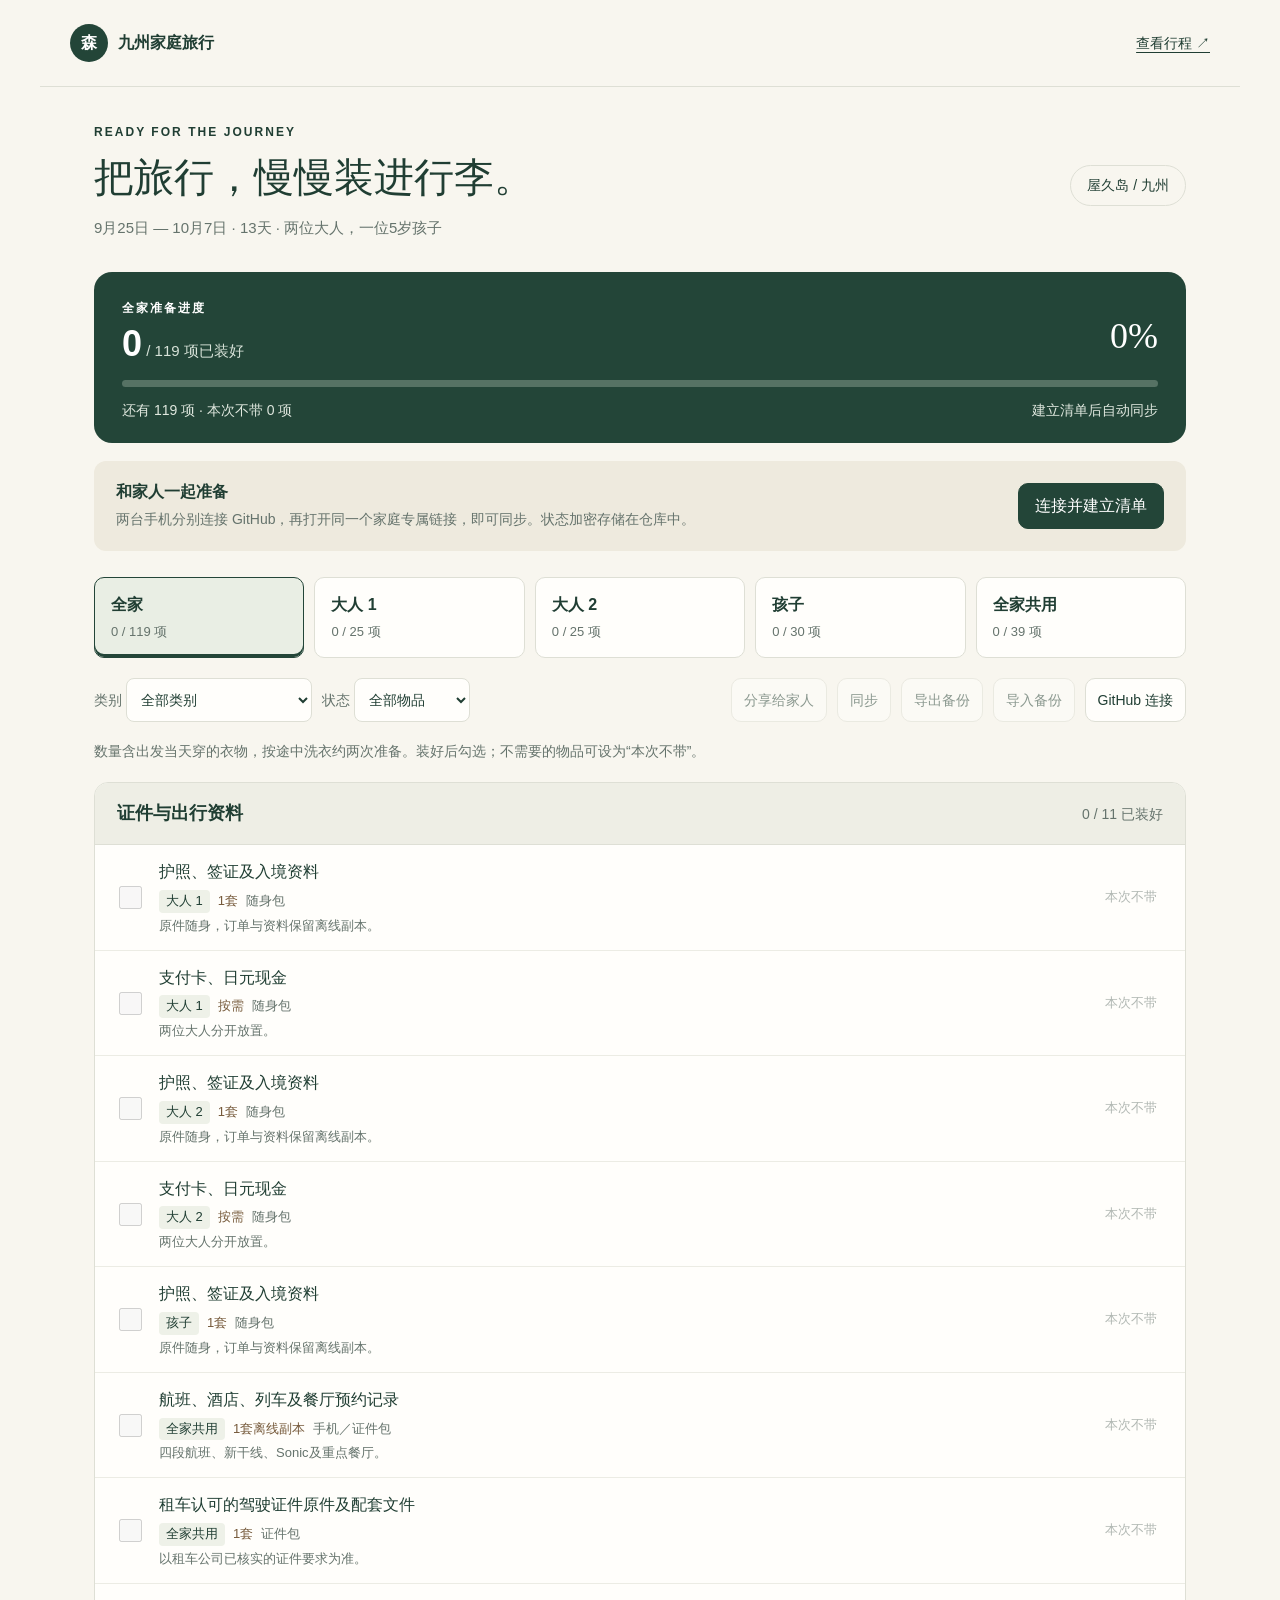
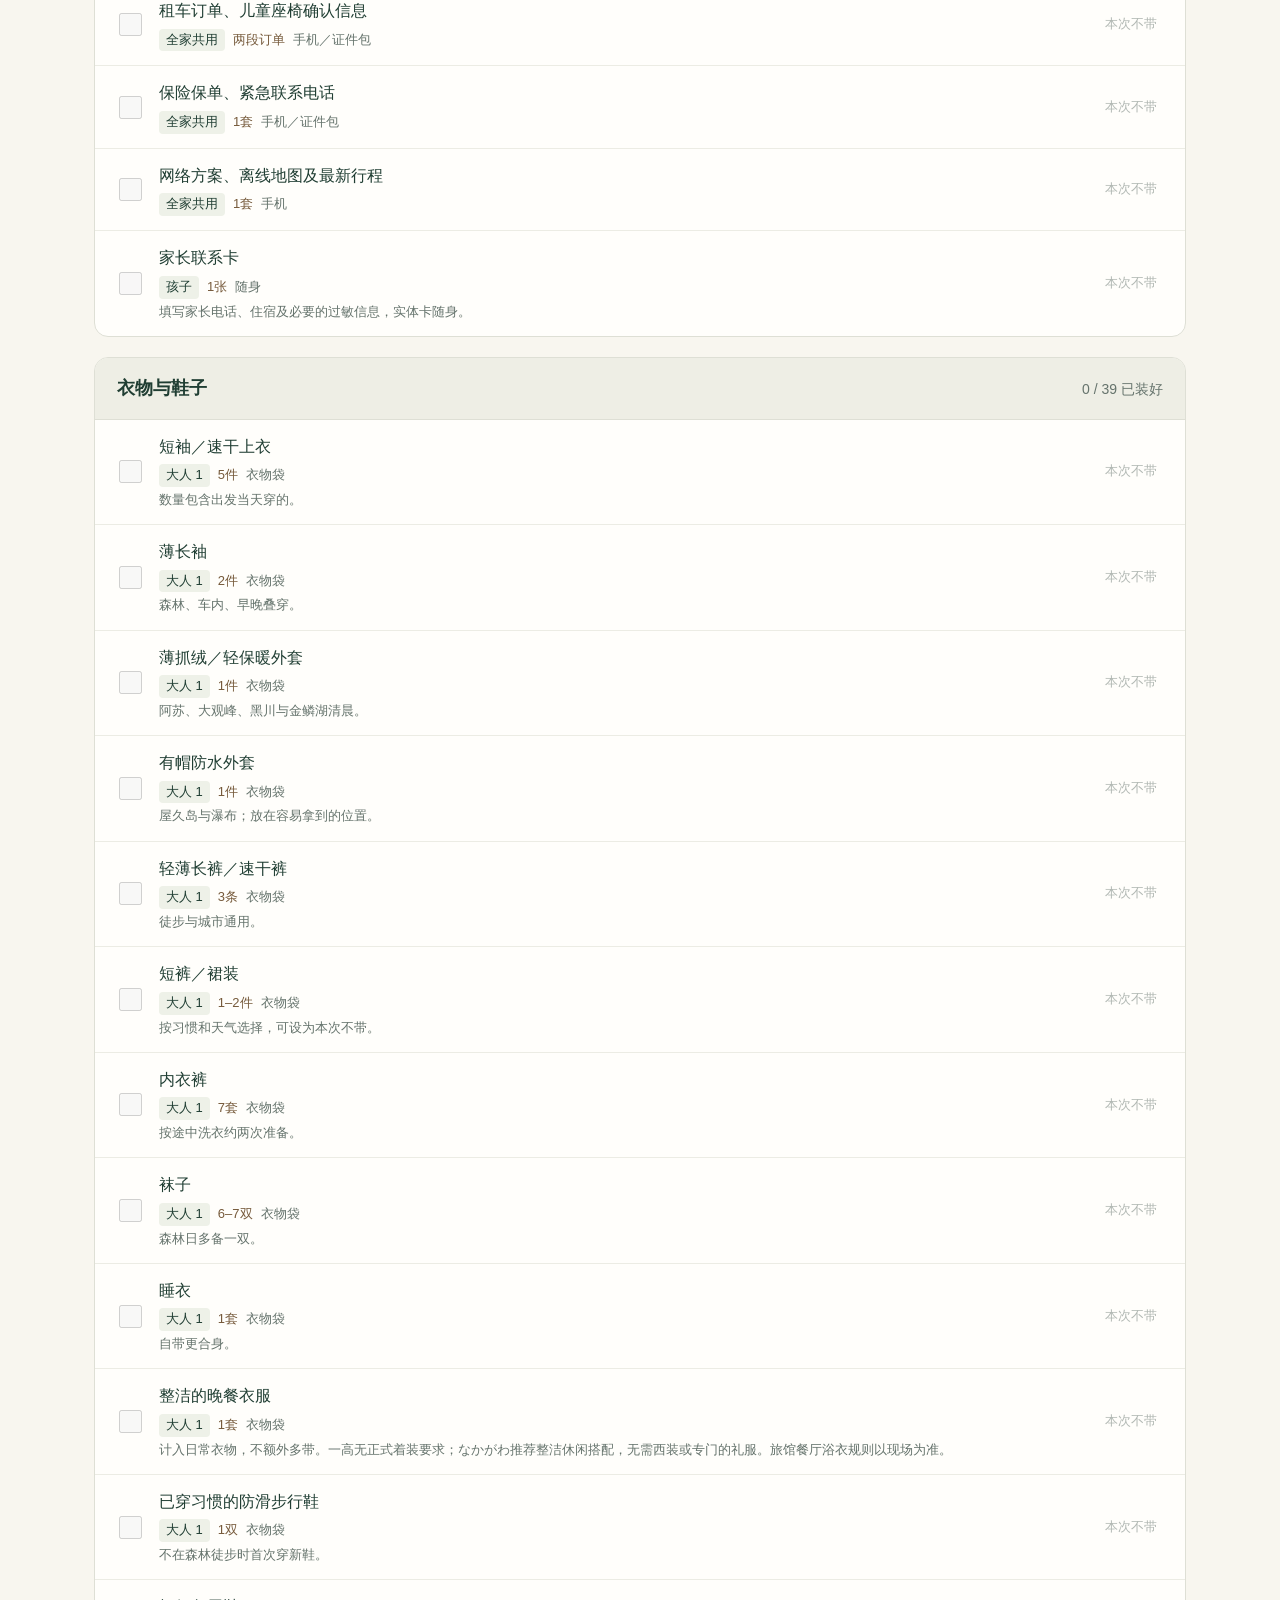
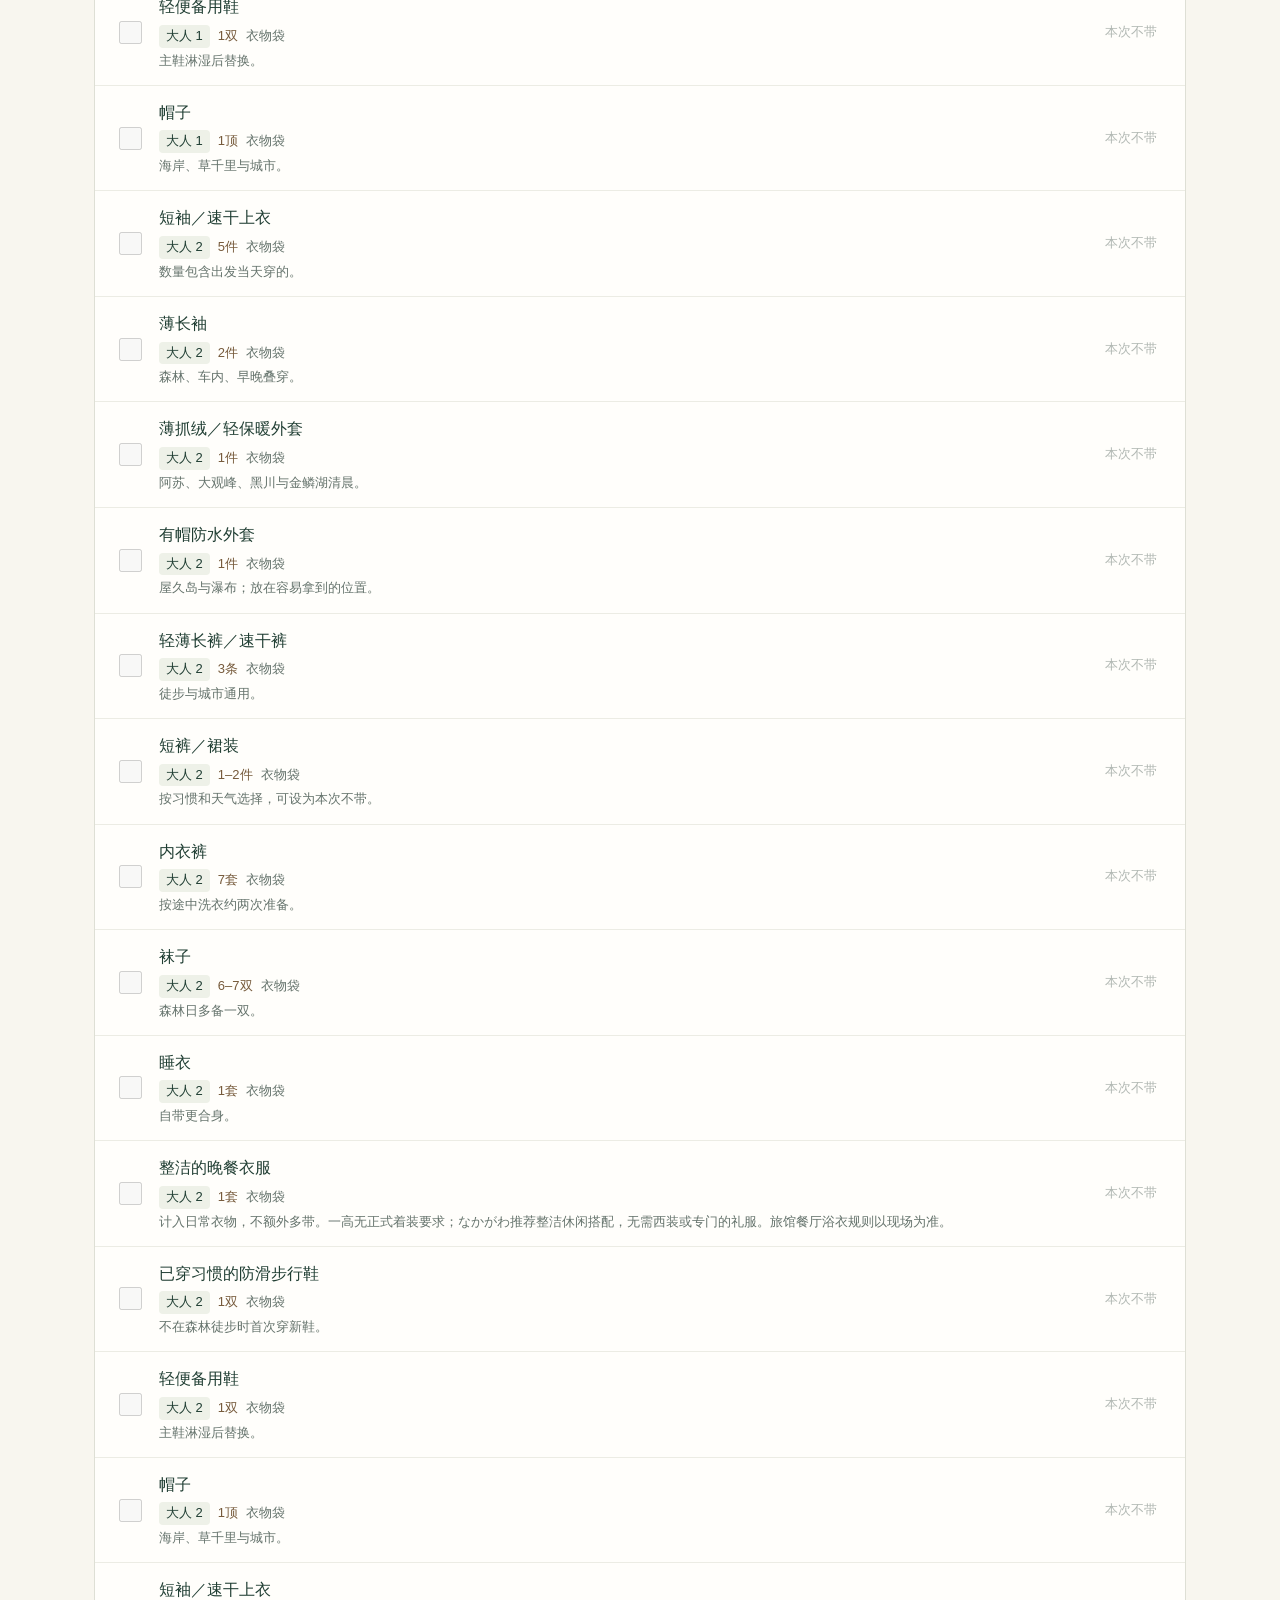
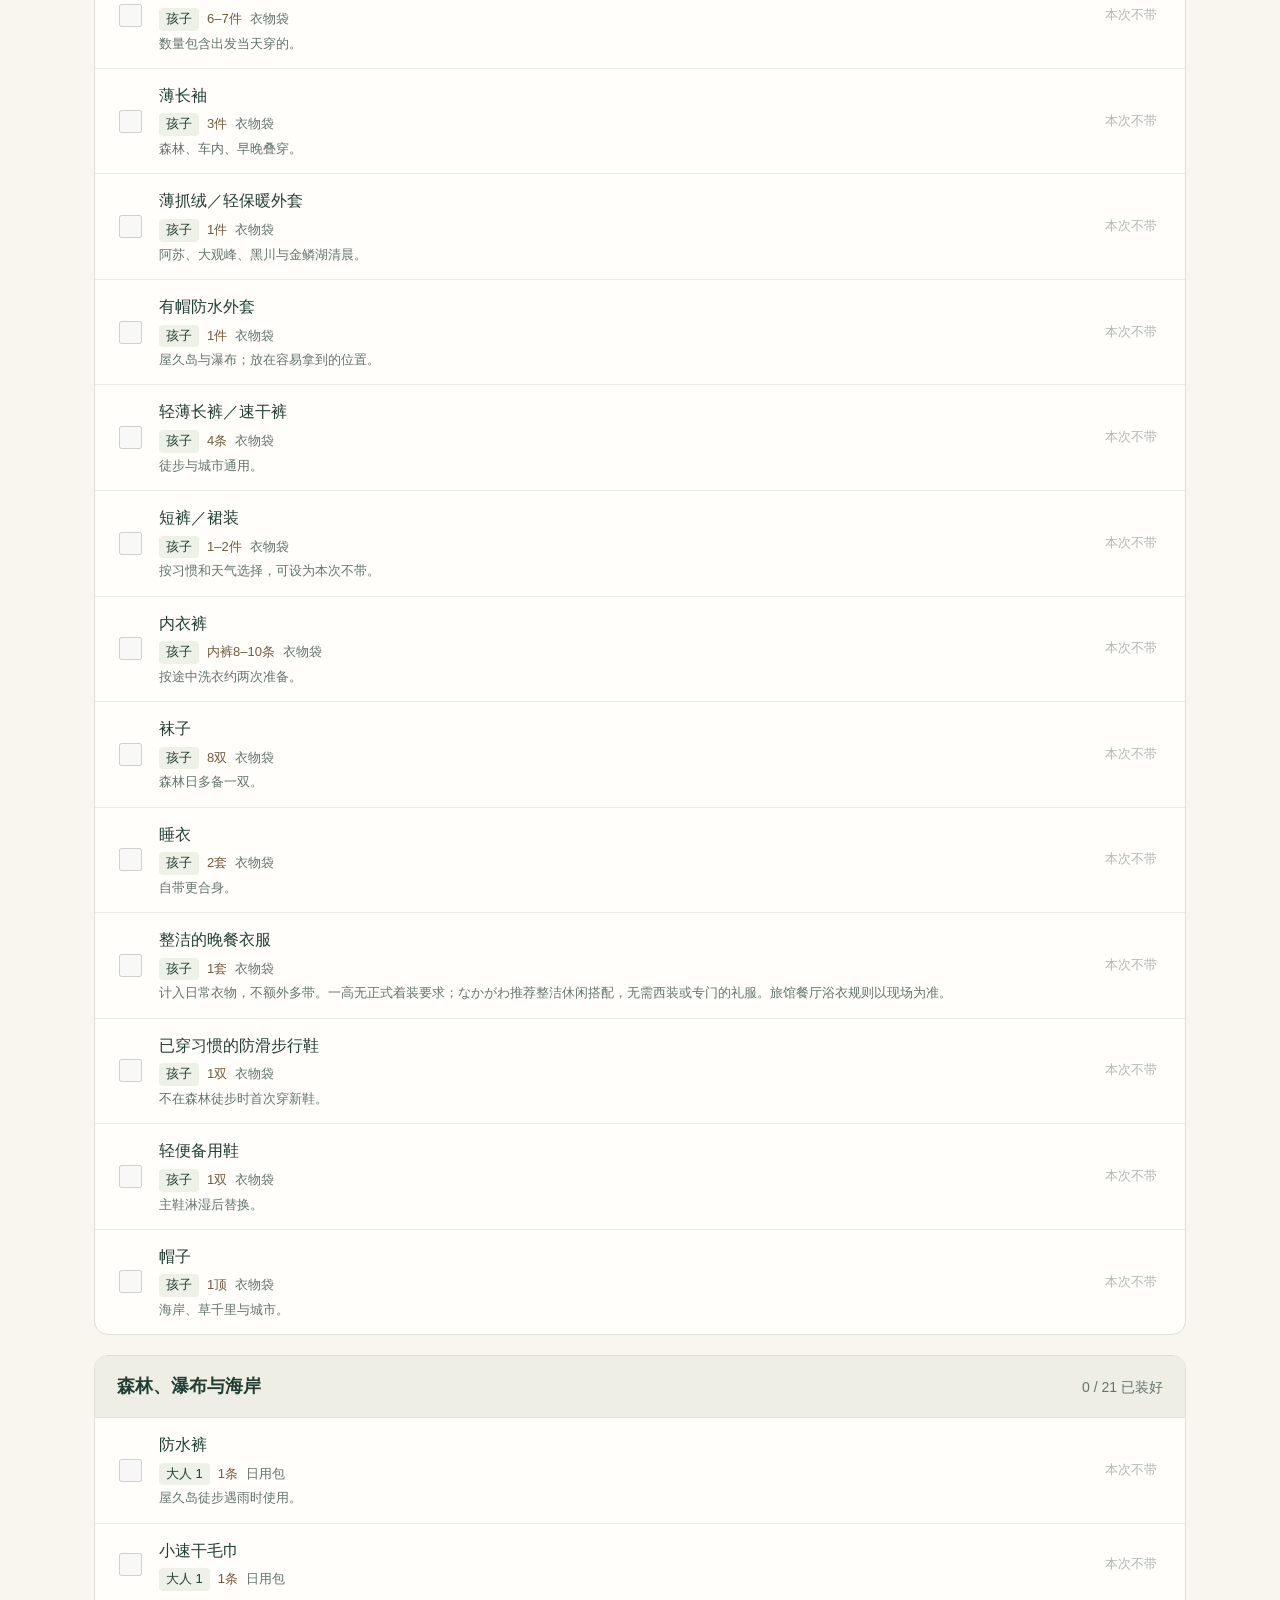
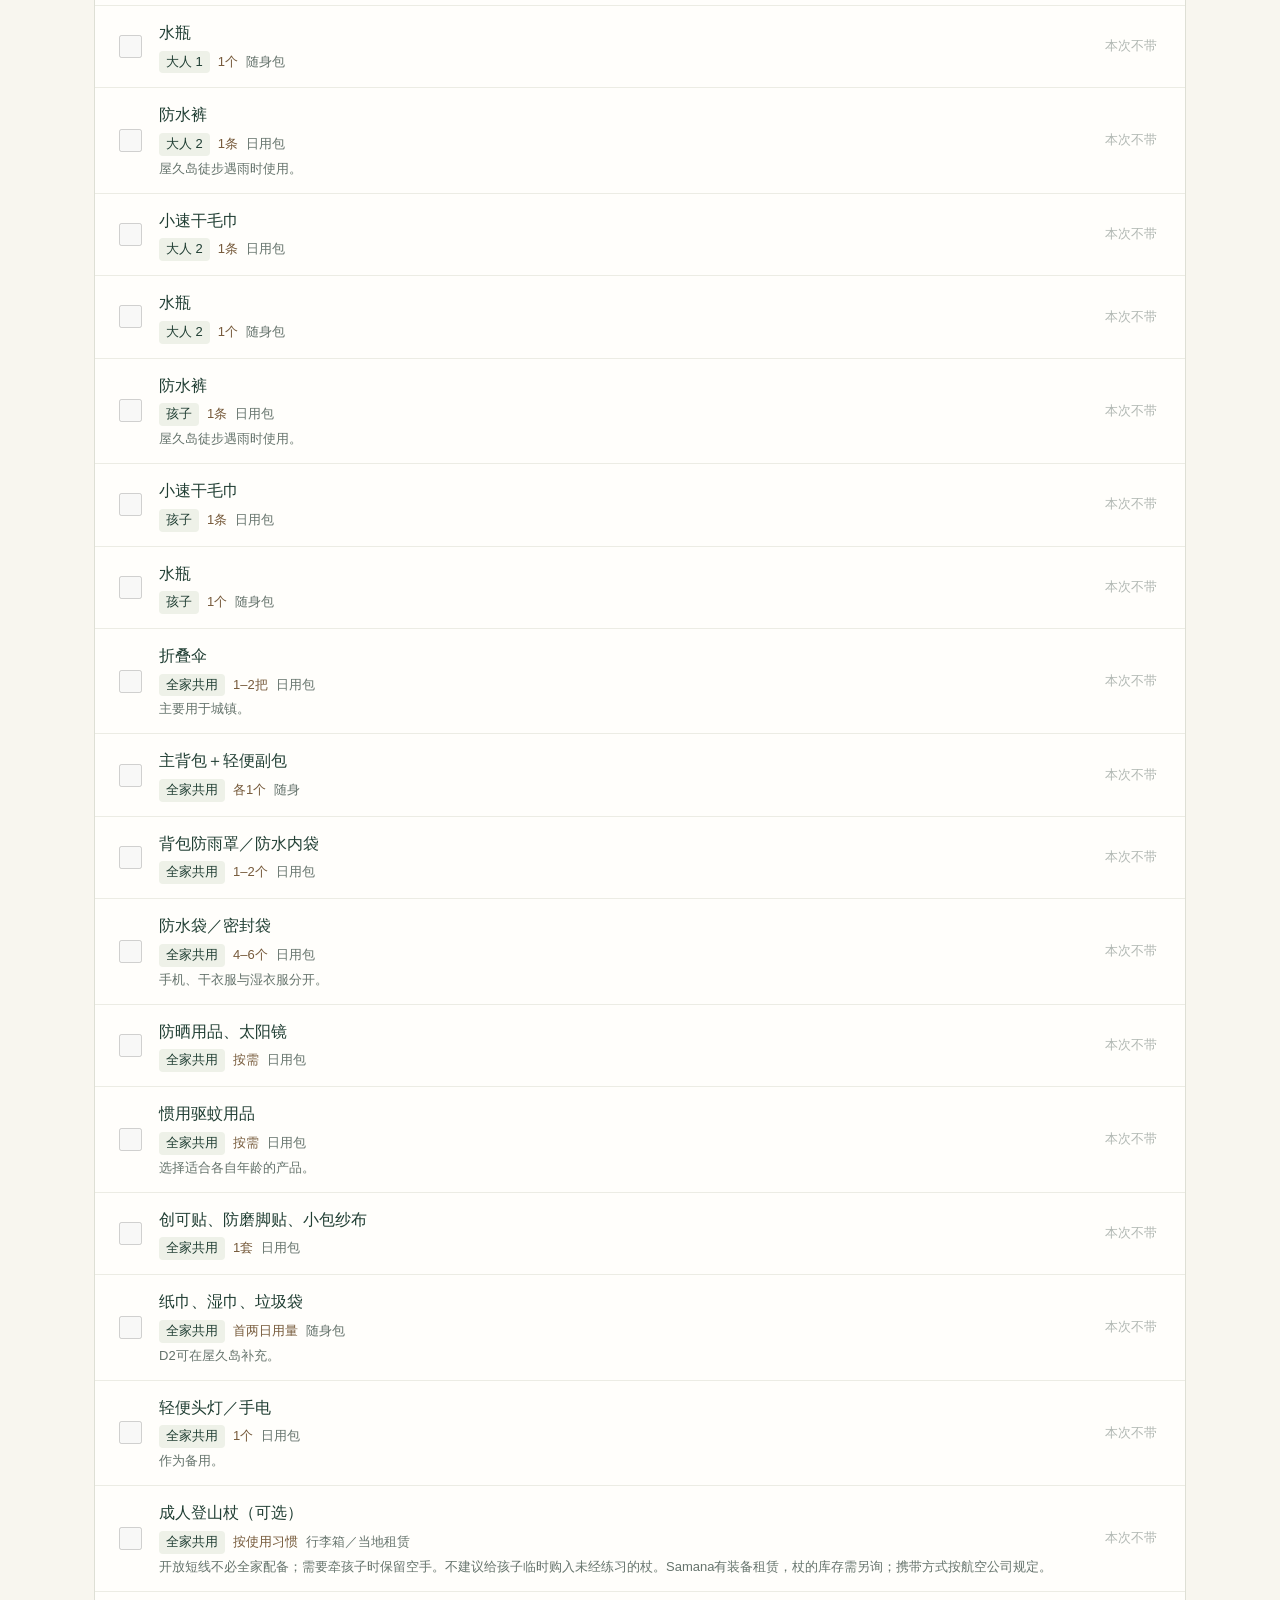
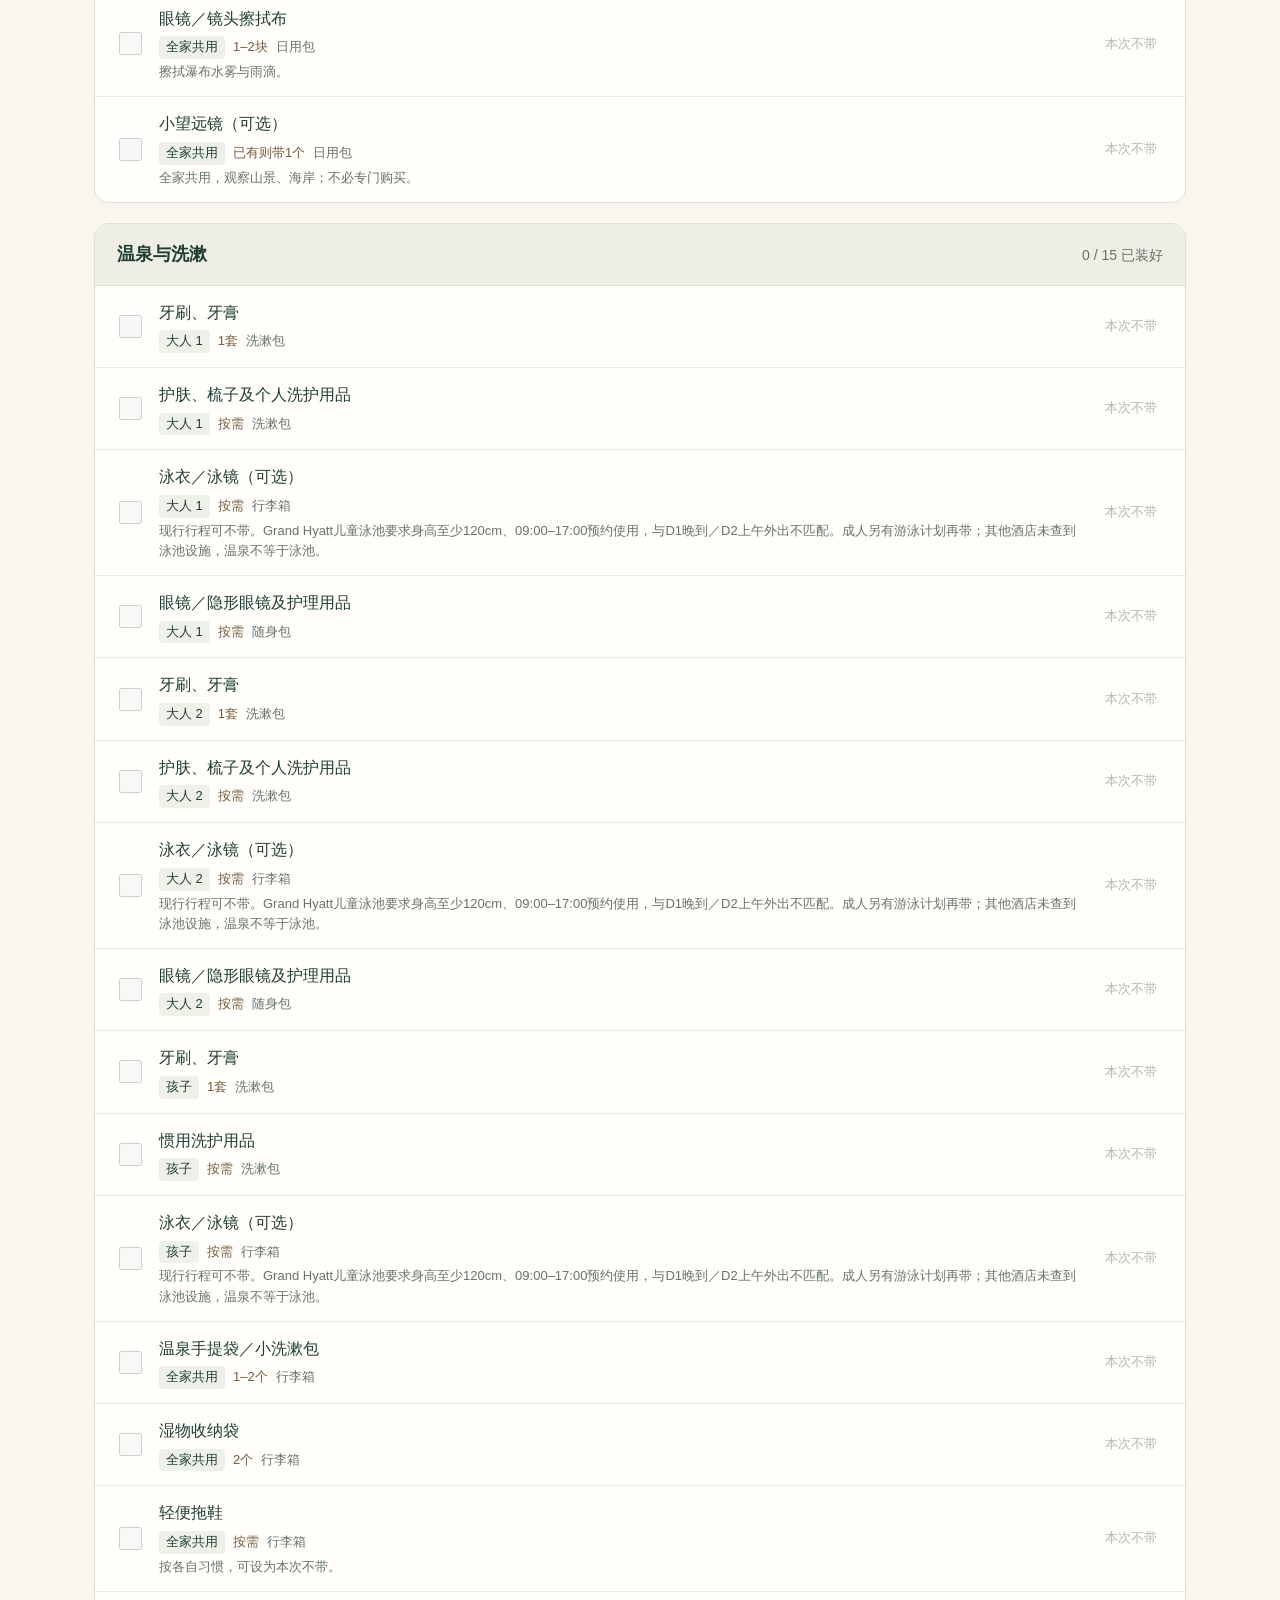
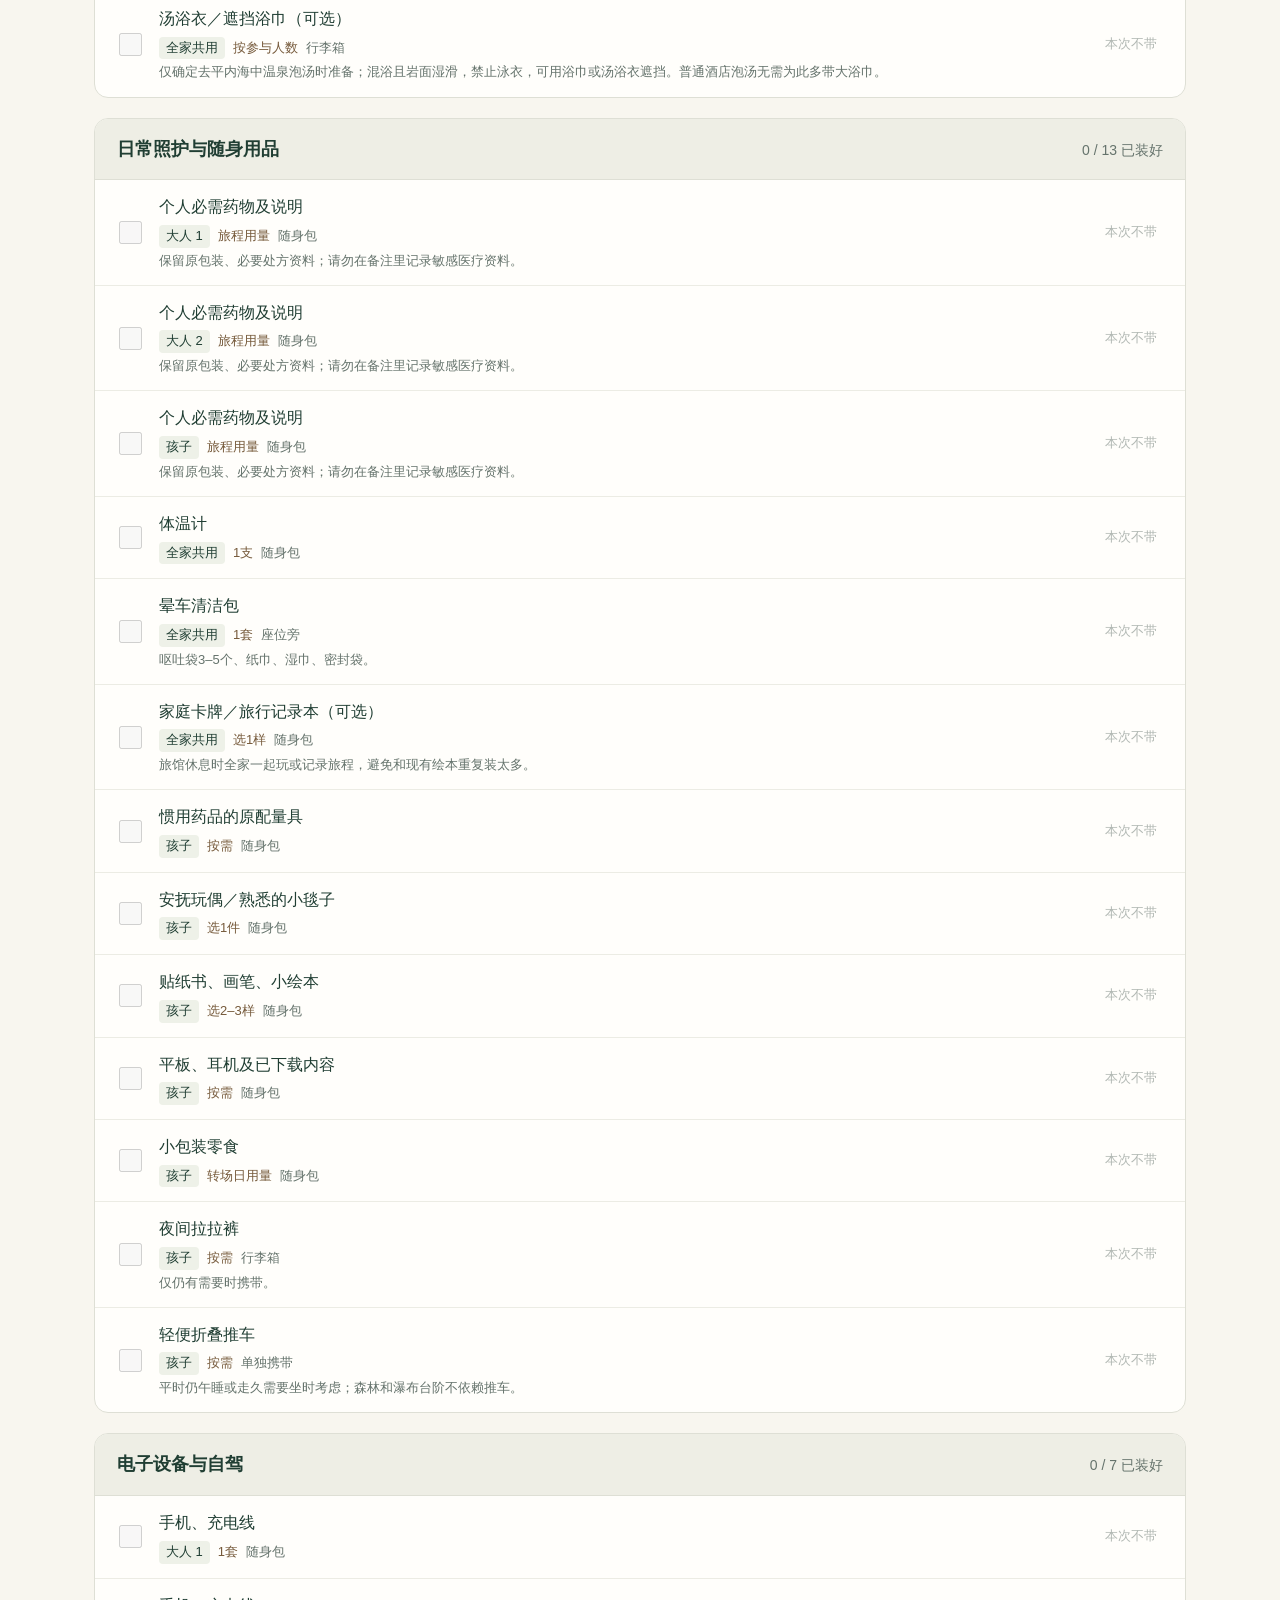
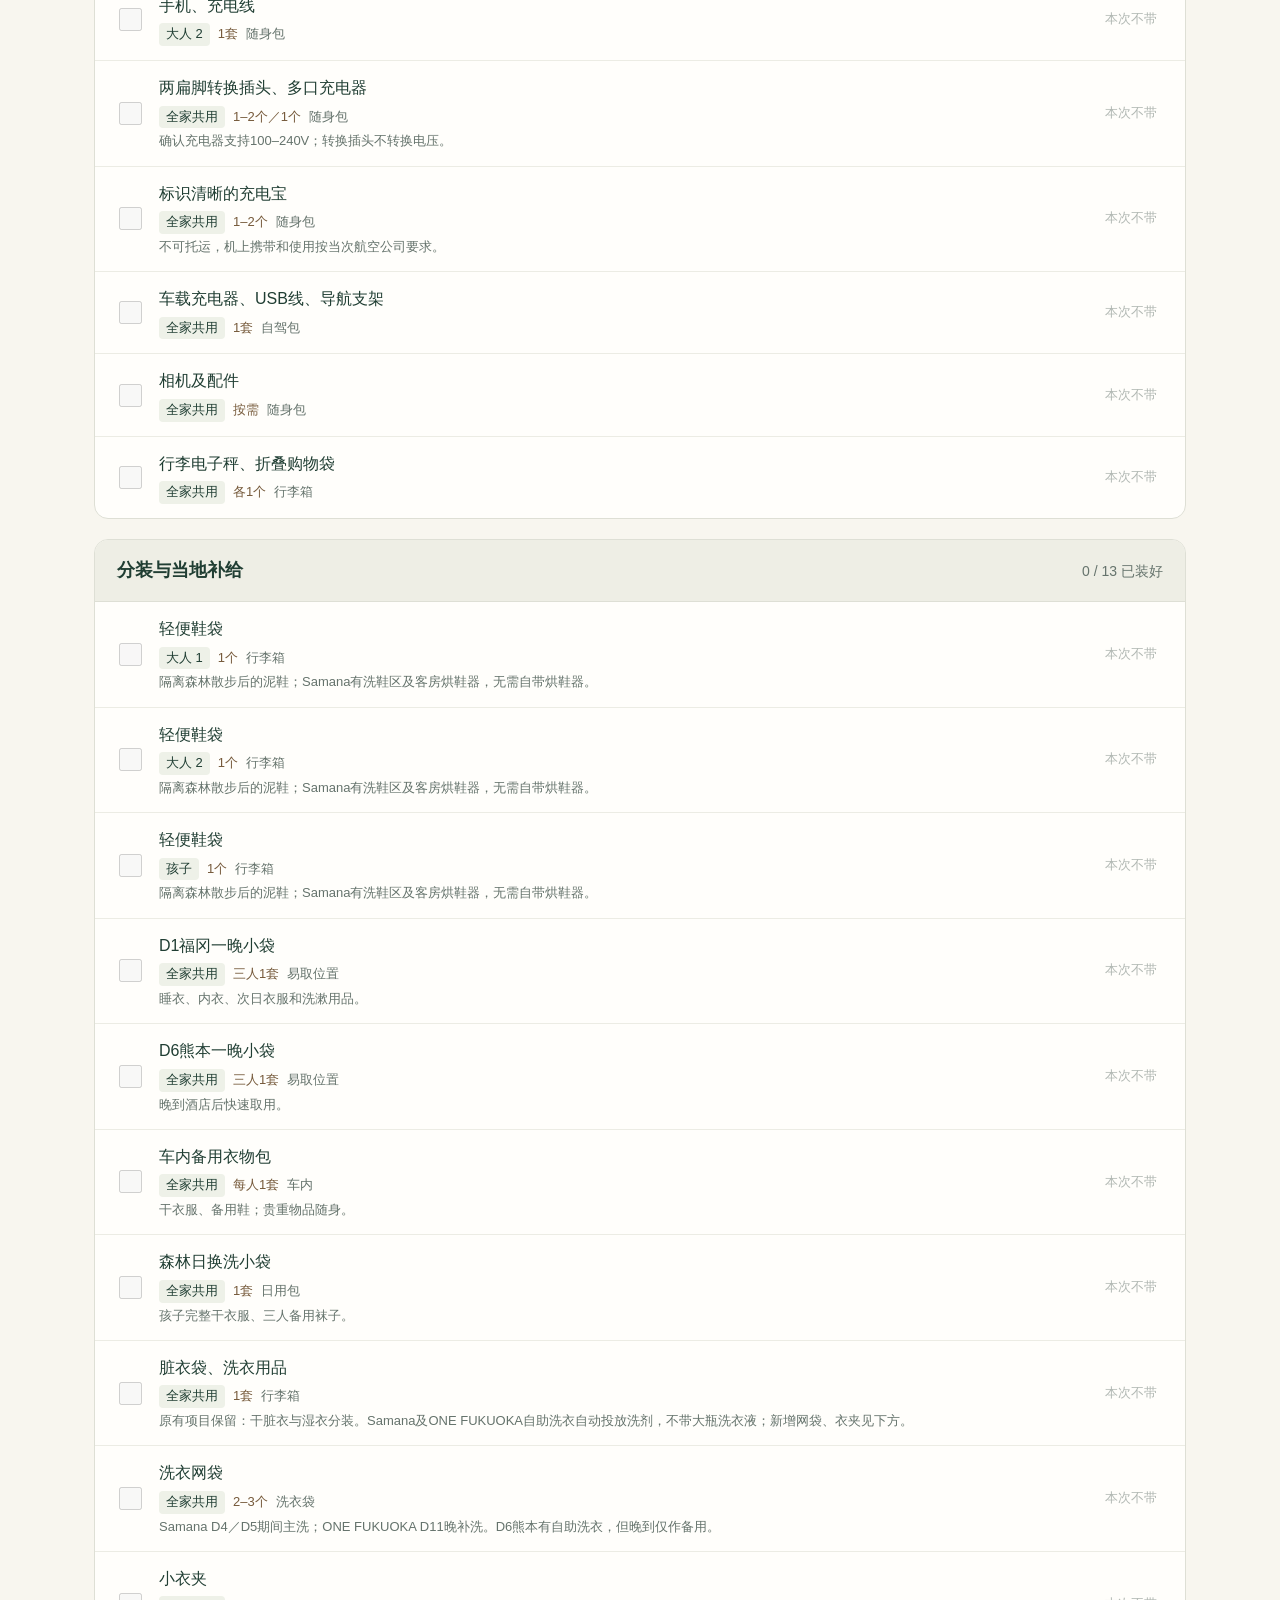
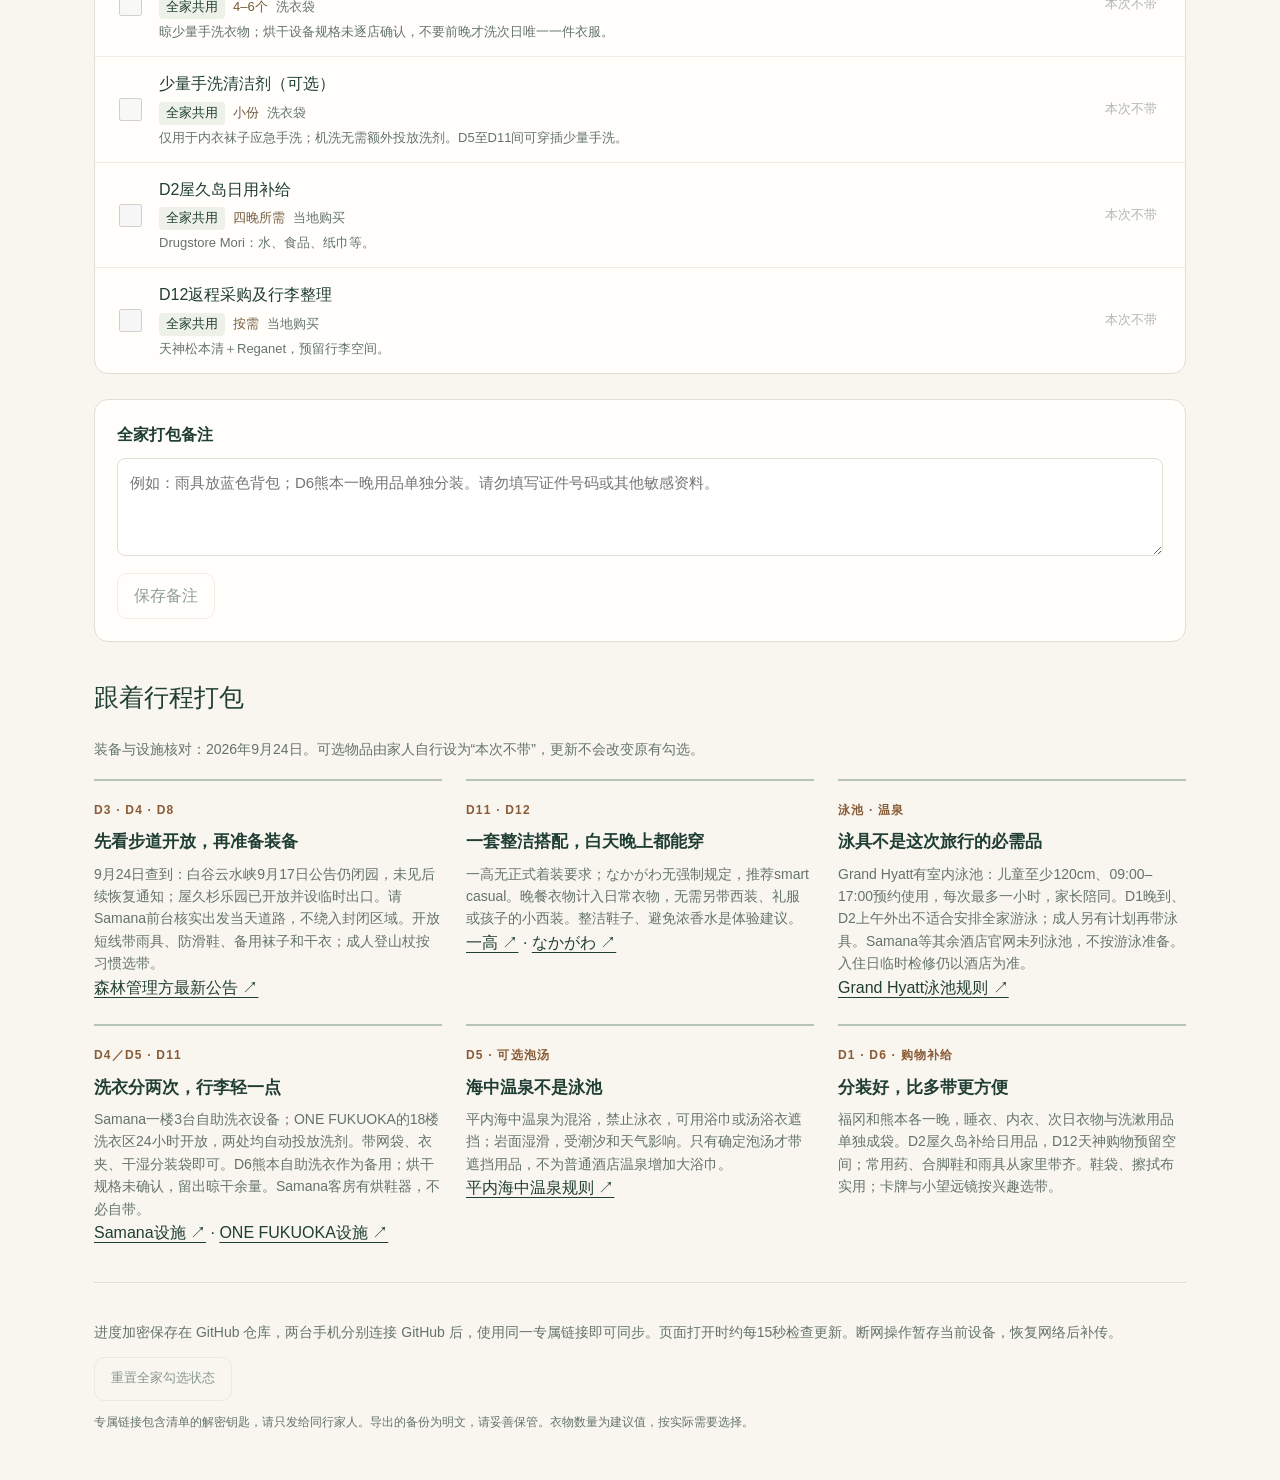
<file: packing.html>
<!doctype html>
<html lang="zh-CN">
<head>
  <meta charset="utf-8"><meta name="viewport" content="width=device-width, initial-scale=1">
  <meta name="referrer" content="no-referrer">
  <title>行李打包清单 · 九州家庭旅行</title>
  <meta name="description" content="两位大人和一位5岁孩子，13天九州家庭旅行打包清单。家庭专属链接，自动同步准备进度。">
  <link rel="icon" href="data:image/svg+xml,%3Csvg xmlns='http://www.w3.org/2000/svg' viewBox='0 0 40 40'%3E%3Crect width='40' height='40' rx='10' fill='%23234538'/%3E%3Cpath d='M11 21l6 6 13-15' fill='none' stroke='%23fff' stroke-width='3'/%3E%3C/svg%3E">
  <link rel="stylesheet" href="packing.css?v=1">
  <script defer src="packing-data.js?v=20260924"></script><script defer src="packing-cloud.js?v=1"></script><script defer src="packing.js?v=1"></script>
</head>
<body>
  <header class="top"><a href="./" class="brand"><span class="mark">森</span> 九州家庭旅行</a><a href="./">查看行程 ↗</a></header>
  <main>
    <div class="intro"><div><p class="eyebrow">READY FOR THE JOURNEY</p><h1>把旅行，慢慢装进行李。</h1><p class="subtitle">9月25日 — 10月7日 · 13天 · 两位大人，一位5岁孩子</p></div><span class="trip-tag">屋久岛 / 九州</span></div>
    <section class="progress-panel" aria-label="全家打包进度">
      <div class="progress-heading"><div><span class="eyebrow">全家准备进度</span><p><strong id="packed-count">0</strong><span id="total-count"> / 0 项已装好</span></p></div><strong id="percent">0%</strong></div>
      <progress id="progress" max="100" value="0" aria-label="全家打包完成百分比"></progress>
      <div class="progress-foot"><span id="remaining">正在载入清单</span><span id="sync-status" role="status" aria-live="polite">准备连接</span></div>
    </section>
    <section class="connection" id="connection"><div><strong>和家人一起准备</strong><p>两台手机分别连接 GitHub，再打开同一个家庭专属链接，即可同步。状态加密存储在仓库中。</p></div><button id="create" class="primary">连接并建立清单</button></section>
    <div id="error" class="error" role="alert" hidden></div>
    <nav class="members" id="members" aria-label="按成员查看"></nav>
    <div class="toolbar"><div class="selectors"><label>类别 <select id="category"><option value="all">全部类别</option></select></label><label>状态 <select id="status"><option value="all">全部物品</option><option value="todo">还没装好</option><option value="packed">已经装好</option><option value="skip">本次不带</option></select></label></div><div class="actions"><button id="share" disabled>分享给家人</button><button id="refresh" disabled>同步</button><button id="export" disabled>导出备份</button><button id="import" disabled>导入备份</button><button id="github-connect">GitHub 连接</button></div></div>
    <p class="list-hint">数量含出发当天穿的衣物，按途中洗衣约两次准备。装好后勾选；不需要的物品可设为“本次不带”。</p>
    <div id="list"></div><p id="empty" class="empty" hidden>这个筛选下没有物品。可以换个类别，或查看全部。</p>
    <section class="notes"><label for="family-note">全家打包备注</label><textarea id="family-note" maxlength="2000" rows="3" placeholder="例如：雨具放蓝色背包；D6熊本一晚用品单独分装。请勿填写证件号码或其他敏感资料。" disabled></textarea><button id="save-note" disabled>保存备注</button></section>
    <section class="trip-notes"><h2>跟着行程打包</h2><p class="list-hint">装备与设施核对：2026年9月24日。可选物品由家人自行设为“本次不带”，更新不会改变原有勾选。</p><div class="tips">
      <article><span>D3 · D4 · D8</span><h3>先看步道开放，再准备装备</h3><p>9月24日查到：白谷云水峡9月17日公告仍闭园，未见后续恢复通知；屋久杉乐园已开放并设临时出口。请Samana前台核实出发当天道路，不绕入封闭区域。开放短线带雨具、防滑鞋、备用袜子和干衣；成人登山杖按习惯选带。</p><a href="https://y-rekumori.com/" target="_blank" rel="noopener noreferrer">森林管理方最新公告 ↗</a></article>
      <article><span>D11 · D12</span><h3>一套整洁搭配，白天晚上都能穿</h3><p>一高无正式着装要求；なかがわ无强制规定，推荐smart casual。晚餐衣物计入日常衣物，无需另带西装、礼服或孩子的小西装。整洁鞋子、避免浓香水是体验建议。</p><a href="https://restaurant.ikyu.com/114089/plan12603916/" target="_blank" rel="noopener noreferrer">一高 ↗</a> · <a href="https://selection.tabelog.com/fukuoka/A4001/A400103/40048828/dtlmap/" target="_blank" rel="noopener noreferrer">なかがわ ↗</a></article>
      <article><span>泳池 · 温泉</span><h3>泳具不是这次旅行的必需品</h3><p>Grand Hyatt有室内泳池：儿童至少120cm、09:00–17:00预约使用，每次最多一小时，家长陪同。D1晚到、D2上午外出不适合安排全家游泳；成人另有计划再带泳具。Samana等其余酒店官网未列泳池，不按游泳准备。入住日临时检修仍以酒店为准。</p><a href="https://www.grandhyattfukuoka.com/pdf/guest/hotel_information.pdf" target="_blank" rel="noopener noreferrer">Grand Hyatt泳池规则 ↗</a></article>
      <article><span>D4／D5 · D11</span><h3>洗衣分两次，行李轻一点</h3><p>Samana一楼3台自助洗衣设备；ONE FUKUOKA的18楼洗衣区24小时开放，两处均自动投放洗剂。带网袋、衣夹、干湿分装袋即可。D6熊本自助洗衣作为备用；烘干规格未确认，留出晾干余量。Samana客房有烘鞋器，不必自带。</p><a href="https://samanahotel.jp/facility/" target="_blank" rel="noopener noreferrer">Samana设施 ↗</a> · <a href="https://onefukuokahotel.jp/assets/pdf/brochure_onefukuokahotel.pdf" target="_blank" rel="noopener noreferrer">ONE FUKUOKA设施 ↗</a></article>
      <article><span>D5 · 可选泡汤</span><h3>海中温泉不是泳池</h3><p>平内海中温泉为混浴，禁止泳衣，可用浴巾或汤浴衣遮挡；岩面湿滑，受潮汐和天气影响。只有确定泡汤才带遮挡用品，不为普通酒店温泉增加大浴巾。</p><a href="https://yakukan.jp/spot/7015.html" target="_blank" rel="noopener noreferrer">平内海中温泉规则 ↗</a></article>
      <article><span>D1 · D6 · 购物补给</span><h3>分装好，比多带更方便</h3><p>福冈和熊本各一晚，睡衣、内衣、次日衣物与洗漱用品单独成袋。D2屋久岛补给日用品，D12天神购物预留空间；常用药、合脚鞋和雨具从家里带齐。鞋袋、擦拭布实用；卡牌与小望远镜按兴趣选带。</p></article>
    </div></section>
    <footer><p>进度加密保存在 GitHub 仓库，两台手机分别连接 GitHub 后，使用同一专属链接即可同步。页面打开时约每15秒检查更新。断网操作暂存当前设备，恢复网络后补传。</p><button id="reset" disabled>重置全家勾选状态</button><p class="small">专属链接包含清单的解密钥匙，请只发给同行家人。导出的备份为明文，请妥善保管。衣物数量为建议值，按实际需要选择。</p></footer>
  </main>
  <dialog id="modal"><h2 id="modal-title"></h2><p id="modal-text"></p><textarea id="share-link" readonly rows="3" hidden aria-label="家庭专属链接"></textarea><div class="dialog-actions"><button id="cancel">取消</button><button id="confirm" class="primary">确定</button></div></dialog>
  <input type="file" id="file" accept="application/json,.json" hidden>
  <dialog id="github-dialog"><h2>连接 GitHub 同步</h2><p>使用仅授予 HerbChung / 202609Travel 仓库 <strong>Contents：读写</strong>权限的 fine-grained token。两台手机需分别连接。</p><label for="github-token">Fine-grained token</label><input id="github-token" type="password" autocomplete="off" spellcheck="false" placeholder="github_pat_…"><label class="remember"><input type="checkbox" id="remember-token"> 在这台个人设备的浏览器中记住令牌</label><p class="small">不勾选时仅在本次页面打开期间使用。令牌不会放进网页源码、仓库文件或分享链接；勾选记住后会保存在此浏览器中。</p><div id="github-error" role="alert"></div><div class="dialog-actions"><button id="github-disconnect">断开并忘记令牌</button><button id="github-cancel">取消</button><button id="github-confirm" class="primary">连接</button></div></dialog>
  <noscript>请启用浏览器的 JavaScript，以使用勾选和自动同步功能。</noscript>
</body></html>
</file>
<file: packing.css>
:root{--ink:#203e33;--green:#234538;--muted:#65736c;--paper:#f8f6ef;--line:#dedfd5;--warm:#ead3bf;--white:#fffefb}*{box-sizing:border-box}body{margin:0;background:var(--paper);color:var(--ink);font-family:-apple-system,BlinkMacSystemFont,"Segoe UI","Microsoft YaHei",sans-serif;font-size:16px;line-height:1.6}button,select,textarea{font:inherit}button,a,select,input{touch-action:manipulation}button{min-height:44px;padding:9px 16px;border:1px solid var(--line);border-radius:10px;background:var(--white);color:var(--ink);cursor:pointer}button:hover:not(:disabled){border-color:var(--green);background:#edf1e9}button:disabled{opacity:.5;cursor:default}.primary{background:var(--green);color:white;border-color:var(--green)}.primary:hover:not(:disabled){background:#315c49;color:white}:focus-visible{outline:3px solid #b26737;outline-offset:3px}a{color:inherit;text-underline-offset:4px}.top{max-width:1200px;margin:auto;padding:24px 30px;display:flex;align-items:center;justify-content:space-between;border-bottom:1px solid var(--line);gap:15px}.brand{display:flex;align-items:center;gap:10px;font-weight:600;text-decoration:none}.mark{display:grid;place-items:center;width:38px;height:38px;background:var(--green);color:white;border-radius:50%;font-family:serif}.top>a:last-child{font-size:14px}main{max-width:1140px;margin:0 auto;padding:36px 24px}.intro{display:flex;justify-content:space-between;align-items:center;gap:20px;margin-bottom:24px}.eyebrow{font-size:12px;letter-spacing:.17em;font-weight:700;margin:0}h1{font-family:Georgia,"Songti SC","SimSun",serif;font-size:clamp(28px,3.1vw,40px);font-weight:500;line-height:1.4;margin:9px 0}.subtitle{color:var(--muted);margin:8px 0;font-size:15px}.trip-tag{border:1px solid var(--line);border-radius:30px;padding:8px 16px;white-space:nowrap;font-size:14px}.progress-panel{background:var(--green);color:white;padding:22px 28px;border-radius:18px}.progress-heading{display:flex;align-items:center;justify-content:space-between}.progress-heading p{margin:3px 0 14px}.progress-heading strong{font-size:36px;line-height:1.2}.progress-heading p span{font-size:15px;color:#d7e2d8}#percent{font-family:Georgia,serif;font-weight:400}progress{display:block;width:100%;height:7px;appearance:none;border:0;border-radius:5px;overflow:hidden;background:#567264}progress::-webkit-progress-bar{background:#567264}progress::-webkit-progress-value{background:#ead3bf;transition:width .2s}progress::-moz-progress-bar{background:#ead3bf}.progress-foot{display:flex;justify-content:space-between;gap:14px;font-size:14px;color:#e0e8df;margin-top:12px}.connection{display:flex;justify-content:space-between;gap:20px;align-items:center;background:#eeeade;padding:18px 22px;border-radius:12px;margin-top:18px}.connection p{margin:3px 0;font-size:14px;color:var(--muted)}.connection button{flex-shrink:0}.error{margin-top:16px;background:#fff0e5;border:1px solid #d1a07d;border-radius:10px;color:#783713;padding:14px}.members{display:grid;grid-template-columns:repeat(5,1fr);gap:10px;margin:26px 0 20px}.member{padding:14px 16px;text-align:left}.member strong{display:block;font-size:16px}.member span{font-size:13px;color:var(--muted)}.member[aria-pressed=true]{border-color:var(--green);background:#e9eee4;box-shadow:inset 0 -3px var(--green)}.toolbar{display:flex;align-items:center;justify-content:space-between;gap:16px;flex-wrap:wrap}.selectors,.actions{display:flex;gap:10px;align-items:center;flex-wrap:wrap}.selectors label{font-size:14px;color:var(--muted)}select{border:1px solid var(--line);border-radius:8px;background:var(--white);color:var(--ink);padding:10px 28px 10px 10px;min-height:44px}.actions button{font-size:14px;padding:8px 12px}.list-hint{font-size:14px;color:var(--muted);margin:18px 0}.group{margin:20px 0;border:1px solid var(--line);background:var(--white);border-radius:14px;overflow:hidden}.group-head{display:flex;justify-content:space-between;align-items:baseline;gap:12px;padding:16px 22px;background:#eeeee5;border-bottom:1px solid var(--line)}.group-head h2{font-size:18px;margin:0;font-weight:600}.group-head span{font-size:14px;color:var(--muted)}.item{display:flex;align-items:center;gap:14px;padding:14px 20px;border-bottom:1px solid #ecece4}.item:last-child{border-bottom:0}.item label{display:flex;align-items:center;gap:14px;flex:1;cursor:pointer;min-width:0}.item input{width:23px;height:23px;flex:0 0 23px;accent-color:var(--green);cursor:pointer}.item-text{flex:1;min-width:0}.item-name{font-weight:500}.item-note{display:block;color:var(--muted);font-size:13px;margin-top:3px;line-height:1.55}.meta{display:flex;align-items:center;gap:8px;flex-wrap:wrap;margin-top:5px;font-size:13px}.owner{border-radius:4px;background:#eef1e8;padding:1px 7px}.qty{color:#765a3b}.bag{color:var(--muted)}.skip{border:0;background:transparent;font-size:13px;color:var(--muted);white-space:nowrap;padding:8px;min-height:44px}.item.done{background:#f4f7f0}.item.done .item-name{text-decoration:line-through;color:var(--muted)}.item.skipped{background:#f5f4f0}.item.skipped .item-text{opacity:.6}.notes{margin:25px 0;background:var(--white);border:1px solid var(--line);padding:22px;border-radius:14px}.notes label{display:block;font-weight:600;margin-bottom:10px}textarea{width:100%;padding:12px;border:1px solid var(--line);border-radius:8px;background:white;color:var(--ink);font-size:15px;resize:vertical}.notes button{margin-top:10px}.trip-notes{margin-top:36px}.trip-notes h2{font-family:Georgia,"SimSun",serif;font-weight:500;font-size:25px}.tips{display:grid;grid-template-columns:repeat(3,1fr);gap:24px}.tips article{border-top:2px solid #b8c4b3;padding-top:15px}.tips span{font-size:12px;letter-spacing:.1em;color:#8a5b37;font-weight:600}.tips h3{font-size:17px;margin:7px 0}.tips p{color:var(--muted);font-size:14px;margin:0}footer{border-top:1px solid var(--line);padding-top:24px;margin-top:36px;font-size:14px;color:var(--muted)}footer button{font-size:13px;background:transparent}.small{font-size:12px}.empty{text-align:center;padding:40px;color:var(--muted)}dialog{max-width:520px;width:calc(100% - 36px);padding:28px;border:1px solid var(--line);border-radius:18px;background:var(--white);color:var(--ink)}dialog::backdrop{background:#12281d80}dialog h2{margin:0 0 12px;font-size:22px}.dialog-actions{display:flex;justify-content:flex-end;gap:10px;margin-top:20px}#share-link{font-size:13px;word-break:break-all}[hidden]{display:none!important}@media(max-width:700px){.top{padding:16px 18px}main{padding:24px 16px}.trip-tag{display:none}.intro{margin-bottom:18px}.eyebrow{font-size:11px}h1{font-size:29px}.subtitle{font-size:13px}.progress-panel{padding:20px}.progress-foot{flex-direction:column;gap:4px}.members{display:flex;overflow-x:auto;padding-bottom:5px;gap:8px}.member{min-width:106px;padding:12px}.toolbar{gap:12px}.selectors{width:100%}.actions{gap:7px}.actions button{font-size:13px}.connection{padding:16px;align-items:flex-start;flex-direction:column;gap:10px}.group-head{padding:14px}.item{padding:13px 12px;gap:6px}.item label{gap:10px}.skip{font-size:12px;padding:6px}.tips{grid-template-columns:1fr;gap:18px}.notes{padding:16px}.group-head h2{font-size:17px}}@media(prefers-reduced-motion:reduce){*{transition:none!important}}
:root #github-token{width:100%;padding:12px;border:1px solid var(--line);border-radius:8px;font:inherit;margin:8px 0}.remember{display:flex;gap:10px;align-items:center;font-size:14px;margin-top:12px}.remember input{width:20px;height:20px}.dialog-actions{flex-wrap:wrap}#github-error{color:#91391f;font-size:14px}
</file>
